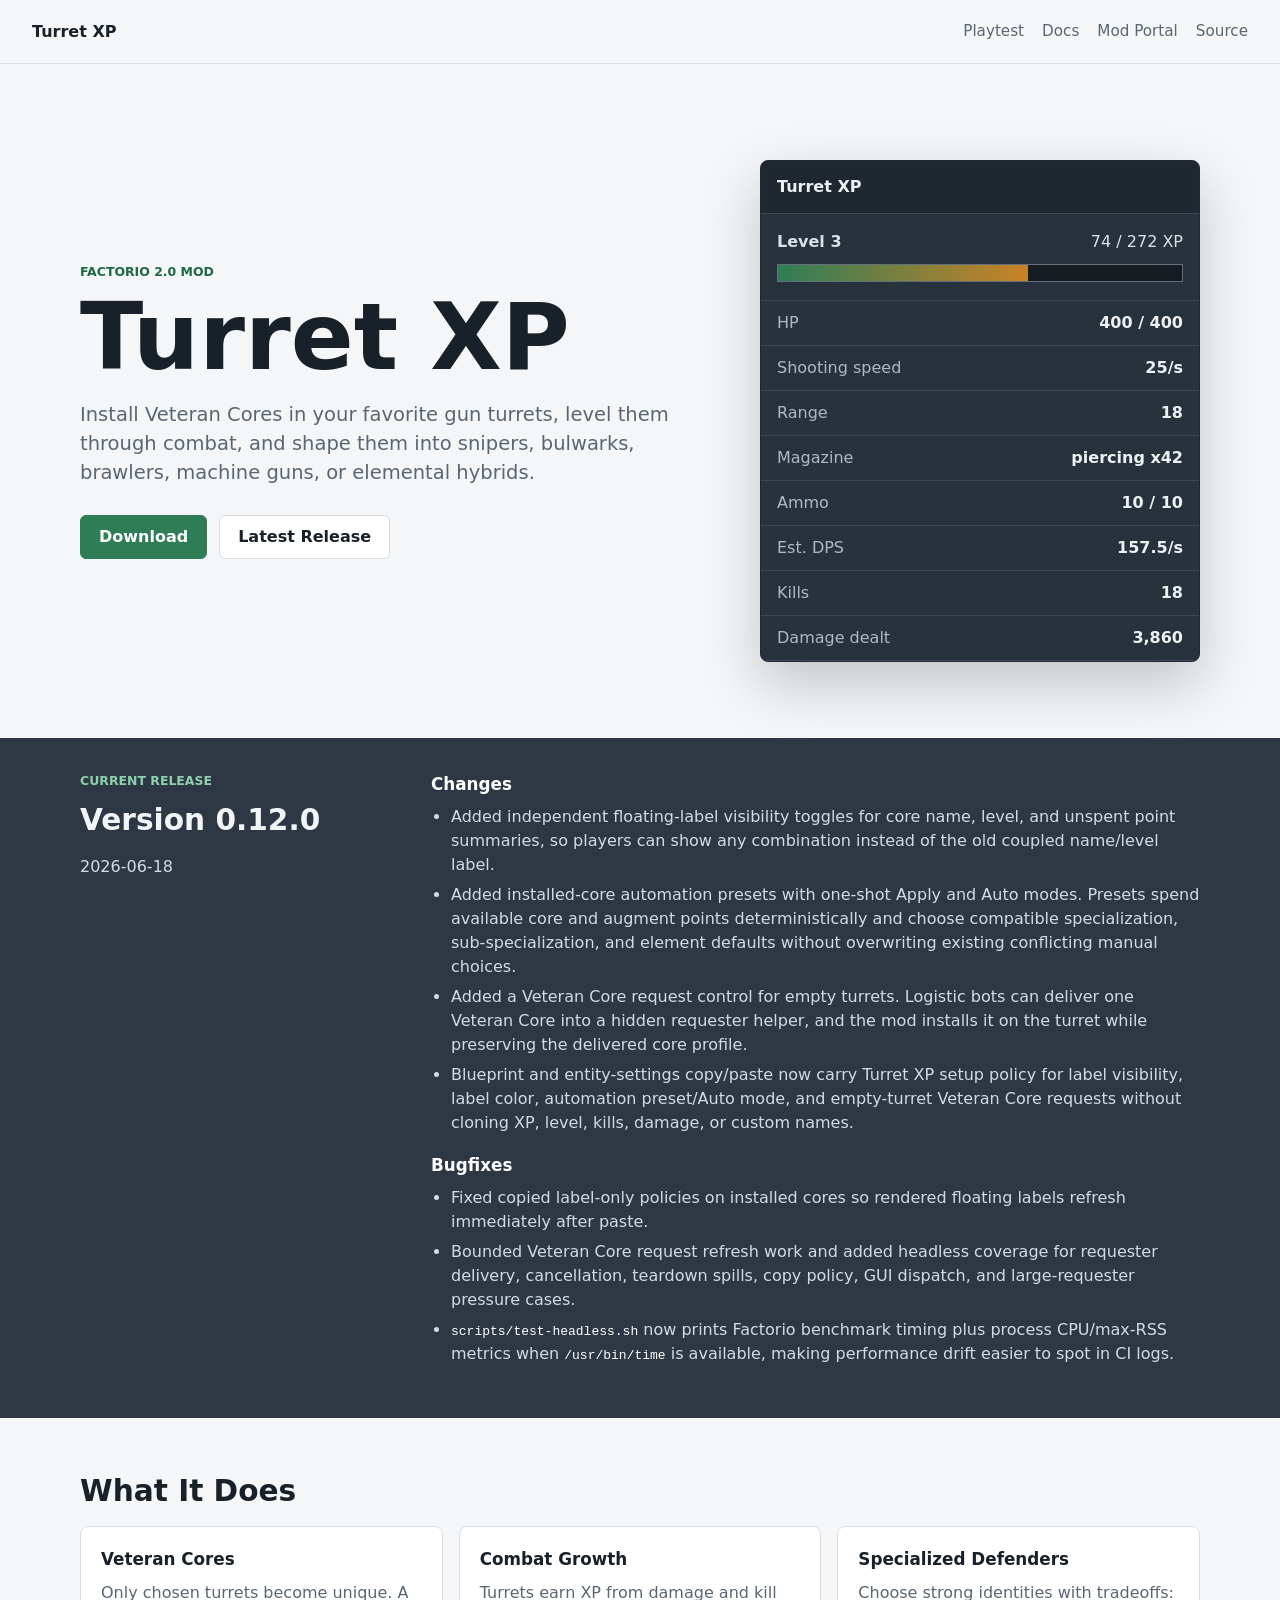
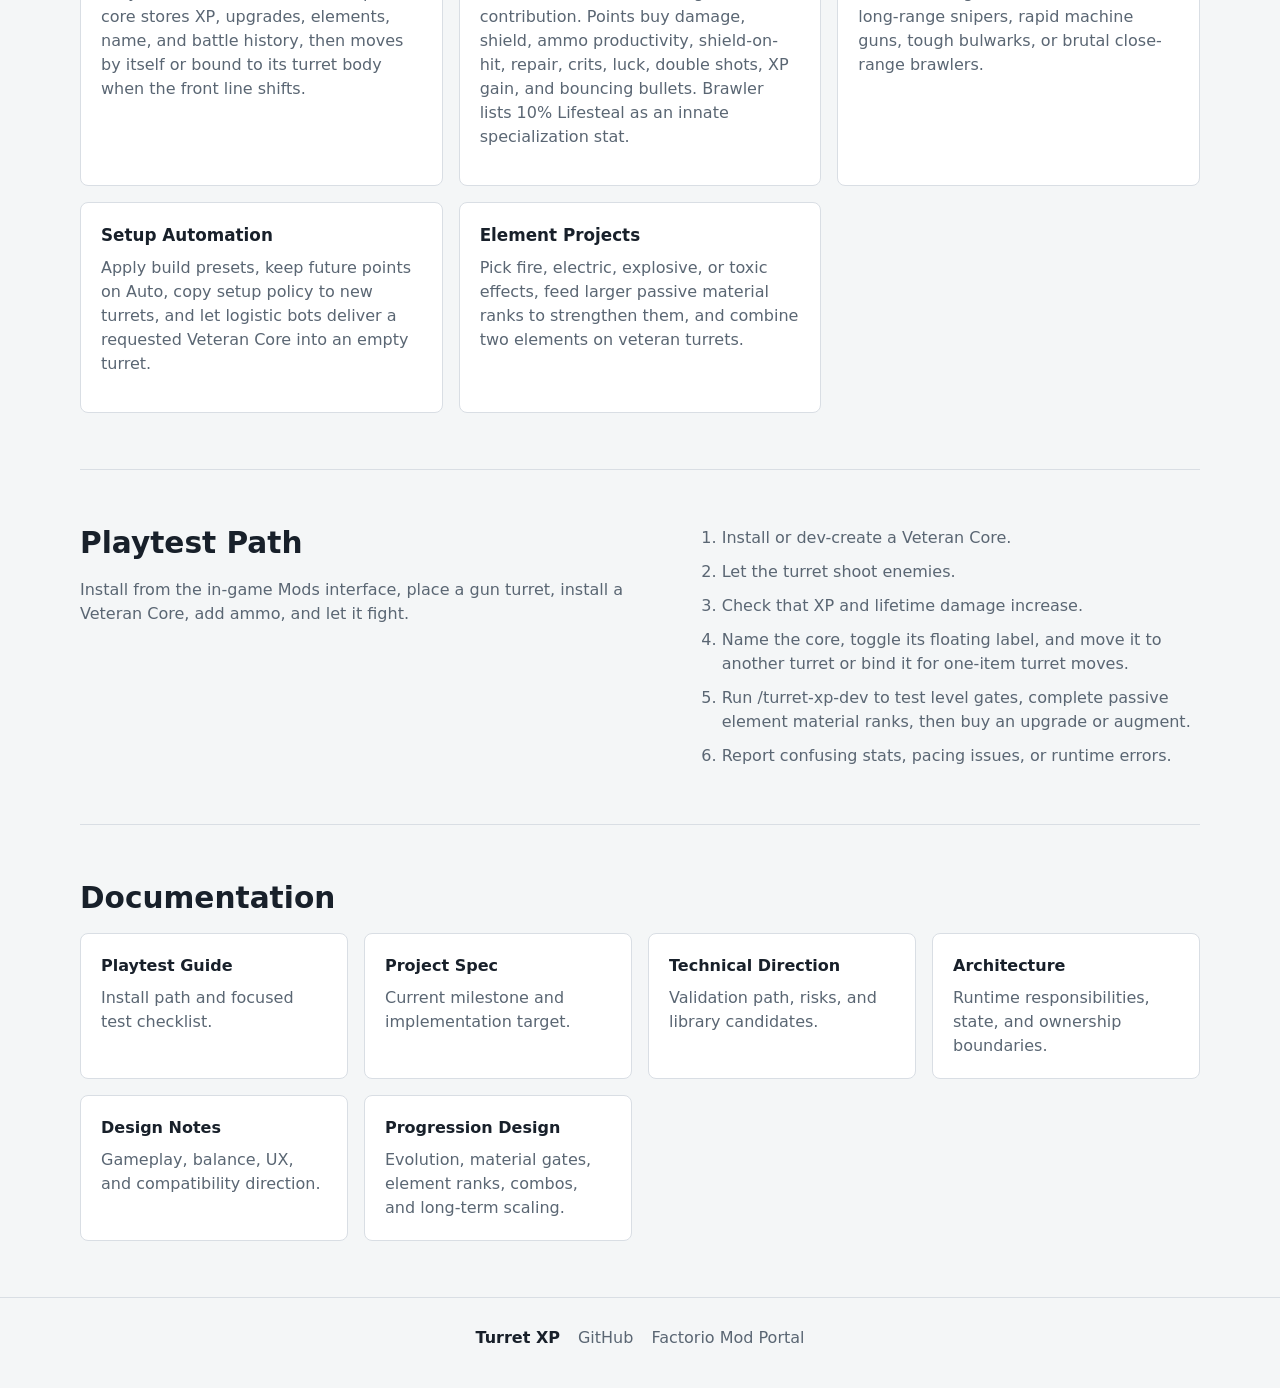
<file: docs/index.html>
<!doctype html>
<html lang="en">
  <head>
    <meta charset="utf-8">
    <meta name="viewport" content="width=device-width, initial-scale=1">
    <title>Turret XP</title>
    <meta name="description" content="Make chosen gun turrets earn XP, carry Veteran Cores, specialize, and grow through elemental material upgrades.">
    <link rel="stylesheet" href="site.css">
  </head>
  <body>
    <!-- Generated by scripts/generate-public-assets.py from info.json, changelog.txt, and docs/public-copy.json. -->
    <header class="site-header">
      <a class="brand" href="./">Turret XP</a>
      <nav aria-label="Primary">
        <a href="#playtest">Playtest</a>
        <a href="#docs">Docs</a>
        <a href="https://mods.factorio.com/mod/turret_xp">Mod Portal</a>
        <a href="https://github.com/atyrode/turret_xp">Source</a>
      </nav>
    </header>

    <main>
      <section class="intro" aria-labelledby="intro-title">
        <div class="intro-copy">
          <p class="eyebrow">Factorio 2.0 mod</p>
          <h1 id="intro-title">Turret XP</h1>
          <p class="lede">Install Veteran Cores in your favorite gun turrets, level them through combat, and shape them into snipers, bulwarks, brawlers, machine guns, or elemental hybrids.</p>
          <div class="actions" aria-label="Project links">
            <a class="button primary" href="https://mods.factorio.com/mod/turret_xp">Download</a>
            <a class="button" href="https://github.com/atyrode/turret_xp/releases/latest">Latest Release</a>
          </div>
        </div>

        <div class="panel-preview" aria-label="Turret XP panel preview">
          <div class="panel-title">Turret XP</div>
          <div class="level-row">
            <strong>Level 3</strong>
            <span>74 / 272 XP</span>
          </div>
          <div class="xp-bar" aria-hidden="true">
            <span></span>
          </div>
          <div class="stats-grid">
            <span>HP</span><strong>400 / 400</strong>
            <span>Shooting speed</span><strong>25/s</strong>
            <span>Range</span><strong>18</strong>
            <span>Magazine</span><strong>piercing x42</strong>
            <span>Ammo</span><strong>10 / 10</strong>
            <span>Est. DPS</span><strong>157.5/s</strong>
            <span>Kills</span><strong>18</strong>
            <span>Damage dealt</span><strong>3,860</strong>
          </div>
        </div>
      </section>

      <section class="band" aria-labelledby="current-title">
        <div>
          <p class="eyebrow">Current release</p>
          <h2 id="current-title">Version 0.12.0</h2>
          <p>2026-06-18</p>
        </div>
        <div class="release-notes">
          <h3>Changes</h3>
          <ul>
            <li>Added independent floating-label visibility toggles for core name, level, and unspent point summaries, so players can show any combination instead of the old coupled name/level label.</li>
            <li>Added installed-core automation presets with one-shot Apply and Auto modes. Presets spend available core and augment points deterministically and choose compatible specialization, sub-specialization, and element defaults without overwriting existing conflicting manual choices.</li>
            <li>Added a Veteran Core request control for empty turrets. Logistic bots can deliver one Veteran Core into a hidden requester helper, and the mod installs it on the turret while preserving the delivered core profile.</li>
            <li>Blueprint and entity-settings copy/paste now carry Turret XP setup policy for label visibility, label color, automation preset/Auto mode, and empty-turret Veteran Core requests without cloning XP, level, kills, damage, or custom names.</li>
          </ul>
          <h3>Bugfixes</h3>
          <ul>
            <li>Fixed copied label-only policies on installed cores so rendered floating labels refresh immediately after paste.</li>
            <li>Bounded Veteran Core request refresh work and added headless coverage for requester delivery, cancellation, teardown spills, copy policy, GUI dispatch, and large-requester pressure cases.</li>
            <li><code>scripts/test-headless.sh</code> now prints Factorio benchmark timing plus process CPU/max-RSS metrics when <code>/usr/bin/time</code> is available, making performance drift easier to spot in CI logs.</li>
          </ul>
        </div>
      </section>

      <section class="content" aria-labelledby="features-title">
        <h2 id="features-title">What It Does</h2>
        <div class="feature-grid">
          <article>
            <h3>Veteran Cores</h3>
            <p>Only chosen turrets become unique. A core stores XP, upgrades, elements, name, and battle history, then moves by itself or bound to its turret body when the front line shifts.</p>
          </article>
          <article>
            <h3>Combat Growth</h3>
            <p>Turrets earn XP from damage and kill contribution. Points buy damage, shield, ammo productivity, shield-on-hit, repair, crits, luck, double shots, XP gain, and bouncing bullets. Brawler lists 10% Lifesteal as an innate specialization stat.</p>
          </article>
          <article>
            <h3>Specialized Defenders</h3>
            <p>Choose strong identities with tradeoffs: long-range snipers, rapid machine guns, tough bulwarks, or brutal close-range brawlers.</p>
          </article>
          <article>
            <h3>Setup Automation</h3>
            <p>Apply build presets, keep future points on Auto, copy setup policy to new turrets, and let logistic bots deliver a requested Veteran Core into an empty turret.</p>
          </article>
          <article>
            <h3>Element Projects</h3>
            <p>Pick fire, electric, explosive, or toxic effects, feed larger passive material ranks to strengthen them, and combine two elements on veteran turrets.</p>
          </article>
        </div>
      </section>

      <section id="playtest" class="content split" aria-labelledby="playtest-title">
        <div>
          <h2 id="playtest-title">Playtest Path</h2>
          <p>Install from the in-game Mods interface, place a gun turret, install a Veteran Core, add ammo, and let it fight.</p>
        </div>
        <ol class="steps">
          <li>Install or dev-create a Veteran Core.</li>
          <li>Let the turret shoot enemies.</li>
          <li>Check that XP and lifetime damage increase.</li>
          <li>Name the core, toggle its floating label, and move it to another turret or bind it for one-item turret moves.</li>
          <li>Run /turret-xp-dev to test level gates, complete passive element material ranks, then buy an upgrade or augment.</li>
          <li>Report confusing stats, pacing issues, or runtime errors.</li>
        </ol>
      </section>

      <section id="docs" class="content" aria-labelledby="docs-title">
        <h2 id="docs-title">Documentation</h2>
        <div class="doc-grid">
          <a href="https://github.com/atyrode/turret_xp/blob/main/docs/PLAYTEST.md">
            <strong>Playtest Guide</strong>
            <span>Install path and focused test checklist.</span>
          </a>
          <a href="https://github.com/atyrode/turret_xp/blob/main/docs/PROJECT_SPEC.md">
            <strong>Project Spec</strong>
            <span>Current milestone and implementation target.</span>
          </a>
          <a href="https://github.com/atyrode/turret_xp/blob/main/docs/TECHNICAL_DIRECTION.md">
            <strong>Technical Direction</strong>
            <span>Validation path, risks, and library candidates.</span>
          </a>
          <a href="https://github.com/atyrode/turret_xp/blob/main/docs/ARCHITECTURE.md">
            <strong>Architecture</strong>
            <span>Runtime responsibilities, state, and ownership boundaries.</span>
          </a>
          <a href="https://github.com/atyrode/turret_xp/blob/main/docs/DESIGN.md">
            <strong>Design Notes</strong>
            <span>Gameplay, balance, UX, and compatibility direction.</span>
          </a>
          <a href="https://github.com/atyrode/turret_xp/blob/main/docs/PROGRESSION_DESIGN.md">
            <strong>Progression Design</strong>
            <span>Evolution, material gates, element ranks, combos, and long-term scaling.</span>
          </a>
        </div>
      </section>
    </main>

    <footer>
      <span>Turret XP</span>
      <a href="https://github.com/atyrode/turret_xp">GitHub</a>
      <a href="https://mods.factorio.com/mod/turret_xp">Factorio Mod Portal</a>
    </footer>
  </body>
</html>
</file>
<file: docs/site.css>
:root {
  color-scheme: light;
  --ink: #18202a;
  --muted: #5a6673;
  --line: #d9dee4;
  --panel: #ffffff;
  --page: #f4f6f7;
  --metal: #2e3844;
  --accent: #2f7d57;
  --accent-strong: #1f6845;
  --signal: #c98226;
}

* {
  box-sizing: border-box;
}

html {
  scroll-behavior: smooth;
}

body {
  margin: 0;
  color: var(--ink);
  background: var(--page);
  font-family:
    Inter, ui-sans-serif, system-ui, -apple-system, BlinkMacSystemFont, "Segoe UI",
    sans-serif;
  line-height: 1.5;
}

a {
  color: inherit;
}

.site-header {
  position: sticky;
  top: 0;
  z-index: 10;
  display: flex;
  align-items: center;
  justify-content: space-between;
  gap: 24px;
  min-height: 64px;
  padding: 0 32px;
  background: rgba(244, 246, 247, 0.94);
  border-bottom: 1px solid var(--line);
  backdrop-filter: blur(12px);
}

.brand {
  font-weight: 800;
  text-decoration: none;
}

nav {
  display: flex;
  align-items: center;
  gap: 18px;
  color: var(--muted);
  font-size: 0.95rem;
}

nav a,
footer a {
  text-decoration: none;
}

nav a:hover,
footer a:hover {
  color: var(--accent-strong);
}

.intro {
  display: grid;
  grid-template-columns: minmax(0, 1fr) minmax(320px, 440px);
  gap: 48px;
  align-items: center;
  width: min(1120px, calc(100% - 48px));
  min-height: calc(82vh - 64px);
  margin: 0 auto;
  padding: 64px 0 44px;
}

.intro-copy {
  max-width: 690px;
}

.eyebrow {
  margin: 0 0 12px;
  color: var(--accent-strong);
  font-size: 0.78rem;
  font-weight: 800;
  letter-spacing: 0;
  text-transform: uppercase;
}

h1,
h2,
h3,
p {
  margin-top: 0;
}

h1 {
  margin-bottom: 18px;
  font-size: 5.8rem;
  line-height: 0.95;
}

h2 {
  margin-bottom: 18px;
  font-size: 1.85rem;
  line-height: 1.15;
}

h3 {
  margin-bottom: 8px;
  font-size: 1.05rem;
}

.lede {
  max-width: 620px;
  color: var(--muted);
  font-size: 1.22rem;
}

.actions {
  display: flex;
  flex-wrap: wrap;
  gap: 12px;
  margin-top: 28px;
}

.button {
  display: inline-flex;
  align-items: center;
  justify-content: center;
  min-height: 44px;
  padding: 0 18px;
  border: 1px solid var(--line);
  border-radius: 6px;
  background: var(--panel);
  font-weight: 700;
  text-decoration: none;
}

.button.primary {
  color: #fff;
  border-color: var(--accent);
  background: var(--accent);
}

.button:hover {
  border-color: var(--accent);
}

.panel-preview {
  width: 100%;
  border: 1px solid #202a34;
  border-radius: 8px;
  background: #28323d;
  box-shadow: 0 22px 55px rgba(20, 28, 36, 0.22);
  color: #edf1f4;
  overflow: hidden;
}

.panel-title {
  padding: 14px 16px;
  background: #1f2730;
  border-bottom: 1px solid #3d4854;
  font-weight: 800;
}

.level-row {
  display: flex;
  justify-content: space-between;
  gap: 16px;
  padding: 16px 16px 10px;
  color: #d8e1e7;
}

.xp-bar {
  height: 18px;
  margin: 0 16px 18px;
  border: 1px solid #64707b;
  background: #151b21;
}

.xp-bar span {
  display: block;
  width: 62%;
  height: 100%;
  background: linear-gradient(90deg, var(--accent), var(--signal));
}

.stats-grid {
  display: grid;
  grid-template-columns: minmax(0, 1fr) minmax(0, 1fr);
  border-top: 1px solid #3d4854;
}

.stats-grid span,
.stats-grid strong {
  min-width: 0;
  padding: 10px 16px;
  border-bottom: 1px solid #3d4854;
}

.stats-grid span {
  color: #aeb9c2;
}

.stats-grid strong {
  text-align: right;
}

.band {
  display: grid;
  grid-template-columns: minmax(180px, 0.42fr) minmax(0, 1fr);
  gap: 28px;
  padding: 34px max(24px, calc((100vw - 1120px) / 2));
  color: #f2f5f7;
  background: var(--metal);
}

.band p:last-child {
  margin-bottom: 0;
  color: #d3dbe2;
}

.band h3 {
  margin: 0 0 8px;
  color: #fff;
}

.band ul {
  margin: 0 0 18px;
  padding-left: 20px;
  color: #d3dbe2;
}

.band li + li {
  margin-top: 6px;
}

.band code {
  color: #fff;
}

.band .eyebrow {
  color: #8ed0ad;
}

.release-notes {
  min-width: 0;
}

.content {
  width: min(1120px, calc(100% - 48px));
  margin: 0 auto;
  padding: 56px 0;
}

.feature-grid,
.doc-grid {
  display: grid;
  grid-template-columns: repeat(3, minmax(0, 1fr));
  gap: 16px;
}

.feature-grid article,
.doc-grid a {
  min-height: 150px;
  padding: 20px;
  border: 1px solid var(--line);
  border-radius: 8px;
  background: var(--panel);
}

.feature-grid p,
.doc-grid span,
.split p,
.steps {
  color: var(--muted);
}

.doc-grid {
  grid-template-columns: repeat(4, minmax(0, 1fr));
}

.doc-grid a {
  display: flex;
  flex-direction: column;
  gap: 8px;
  min-height: 132px;
  text-decoration: none;
}

.doc-grid a:hover {
  border-color: var(--accent);
}

.split {
  display: grid;
  grid-template-columns: minmax(0, 0.8fr) minmax(280px, 0.7fr);
  gap: 48px;
  align-items: start;
  border-top: 1px solid var(--line);
  border-bottom: 1px solid var(--line);
}

.steps {
  margin: 0;
  padding-left: 22px;
}

.steps li + li {
  margin-top: 10px;
}

footer {
  display: flex;
  flex-wrap: wrap;
  gap: 18px;
  justify-content: center;
  padding: 28px 24px 38px;
  color: var(--muted);
  border-top: 1px solid var(--line);
}

footer span {
  color: var(--ink);
  font-weight: 800;
}

@media (max-width: 820px) {
  .site-header {
    align-items: flex-start;
    flex-direction: column;
    min-height: auto;
    padding: 18px 24px;
  }

  nav {
    flex-wrap: wrap;
    row-gap: 10px;
  }

  .intro,
  .band,
  .split {
    grid-template-columns: 1fr;
  }

  .intro {
    width: min(100% - 32px, 640px);
    min-height: auto;
    padding-top: 42px;
  }

  .content {
    width: min(100% - 32px, 640px);
  }

  h1 {
    font-size: 3.6rem;
  }

  .feature-grid,
  .doc-grid {
    grid-template-columns: 1fr;
  }
}
</file>
